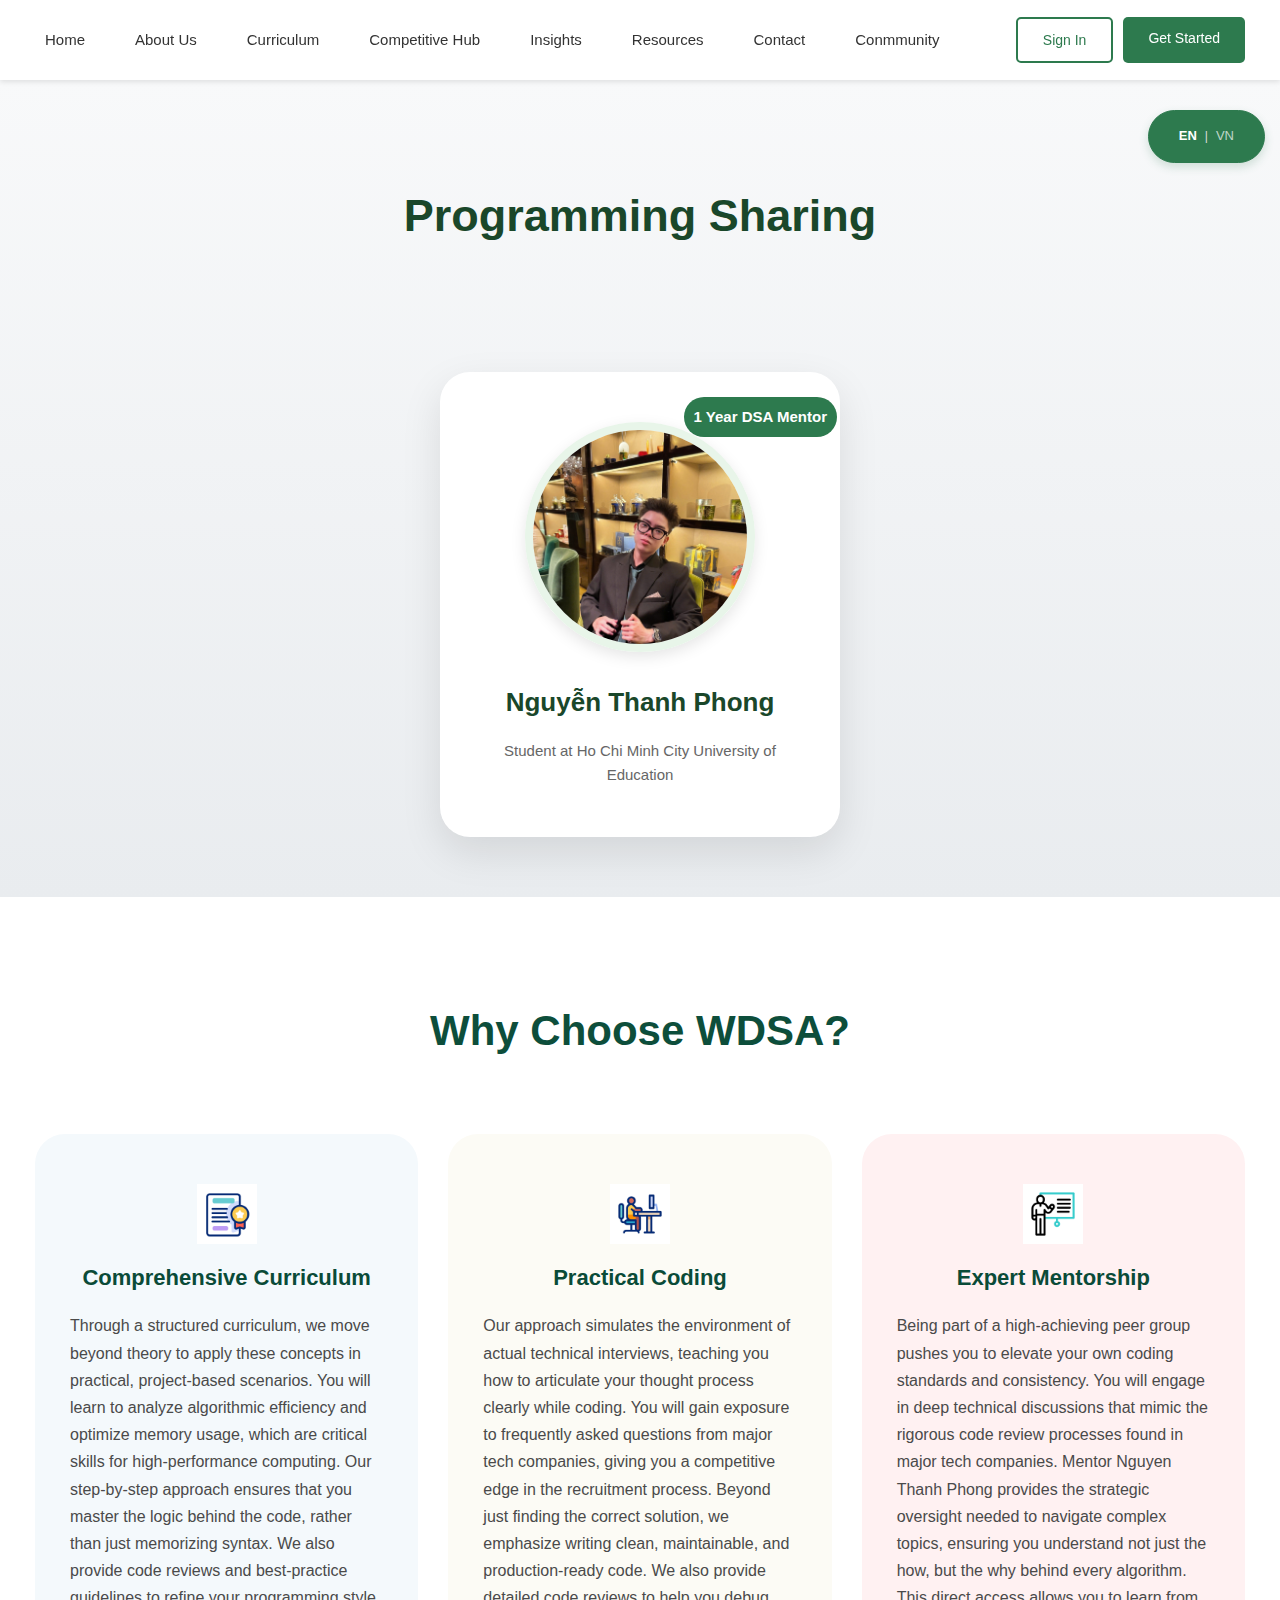
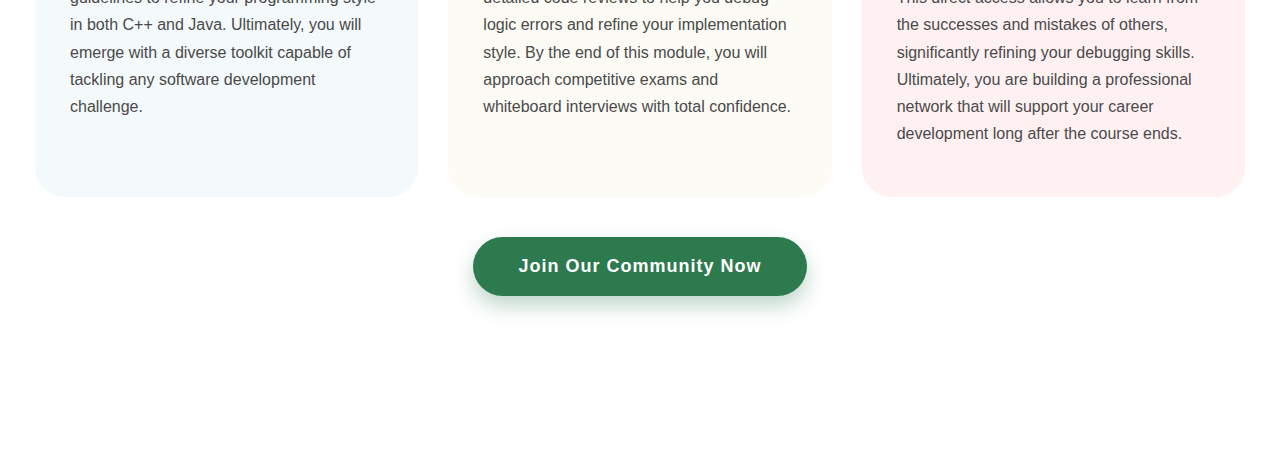
<file: Homepage/Homepage.html>
<!DOCTYPE html> <!-- Loại tài liệu được viết bằng HTML -->
<html lang="en"> <!-- Có nhiệm vụ đóng gói tất cả những gì của HTML -->
<head> <!-- Không thấy được trên trình duyệt -->
    <meta charset="UTF-8">
    <meta name="keywords" content="WDSA, Data Structures, Algorithms, C++, Programming">
    <meta name="description" content="Master Data Structures and Algorithms with C++ at WDSA - Your path to competitive programming excellence.">
    <meta name="author" content="Winhmm">
    <meta name="viewport" content="width=device-width, initial-scale=1.0">
    <title>WDSA | Master DSA & Programming</title> <!-- Tiêu đề trên tab cho web -->
    <link rel="stylesheet" href="Homepage.css">
</head>


<body> <!-- Tất cả những gì hiển thị trong web đều nằm ở body -->
    <header> <!-- Header dùng để làm phần top của trang web -->
        <nav class="navbar"> <!-- Chứa các liên kết để di chuyển giữa các trang, CSS sẽ dùng .navbar làm đẹp thông qua class -->
            <div class="container"> <!-- <div> là cái hộp để bọc lại, .container tí sẽ được CSS điều chỉnh thông qua class -->
                <div class="nav-wrapper">
                    <div class="logo"> <!-- Bọc logo -->
                        <img> <!---->                    
                    </div>

                    <ul class="nav-menu"> <!-- Danh sách không thứ tự, có <li> là các item -->
                        <li><a href="#home">Home</a></li> <!-- Là item trong <ul>, <li> phải đứng trong <ul> -->
                        <li><a href="#about">About Us</a></li>
                        
                        <li class="dropdown">
                            <a href="#courses" class="dropdown-toggle">Curriculum</a> <!-- <a> dùng để ấn vào chuyển sang trang web khác -->
                            <ul class="dropdown-menu">
                                <li><a href="#dsa-course">Data Structures & Algorithms</a></li>
                                <li><a href="#cpp-fundamentals">C++ Fundamentals</a></li>
                                <li><a href="#java-oop">Java OOP Mastery</a></li>
                                <li><a href="#db-systems">Database Systems</a></li>
                            </ul>
                        </li>

                        <li class="dropdown"> <!-- Định dạng vị trí trên thanh menu ngang (như cái ví) -->
                            <a href="#contests" class="dropdown-toggle">Competitive Hub</a> <!-- Cho biết rằng bên trong mục này chứa nhiều mục con -->
                            <ul class="dropdown-menu"> <!-- Cho xem các item bên trong (tiền) -->
                                <li><a href="#Leetcode">LeetCode Challenges</a></li>
                                <li><a href="#GFG">GeeksforGeeks Contests</a></li>
                            </ul>
                        </li>

                        <li class="dropdown">
                            <a href="#blog" class="dropdown-toggle">Insights</a>
                            <ul class="dropdown-menu">
                                <li><a href="#DSA">Algorithm Tips</a></li>
                                <li><a href="#Java">Java Development</a></li>
                                <li><a href="#Database">DB Architecture</a></li>
                            </ul>
                        </li>

                        <li><a href="#resources">Resources</a></li>
                        <li><a href="#contact">Contact</a></li>
                        <li><a href="#community">Conmmunity</a></li>
                    </ul>

                    <div class="auth-buttons">
                        <a href="#login" class="btn btn-login">Sign In</a>
                        <a href="#register" class="btn btn-register">Get Started</a>
                    </div>
                </div>
            </div>
        </nav>
    </header>


    <section class="hero" id="home">
        <div class="container">

            <div class="hero-lang-switch">
                <a href="#" class="lang-item active">EN</a>
                <span class="sep">|</span>
                <a href="#" class="lang-item">VN</a>

            </div>
            <div class="hero-content">
                <h1>Programming Sharing</h1>

                <div class="teachers-containers">
                    <div class="teacher-card">
                        <div class="teacher-image">
                            <img src="Picture\PSX_20260122_003317.jpg" alt="Mentor Nguyễn Thanh Phong">
                        </div>
                        <div class="teacher-badge">
                            <span class="badge-text">1 Year DSA Mentor</span>
                        </div>
                        <h3>Nguyễn Thanh Phong</h3>
                        <p>Student at Ho Chi Minh City University of Education</p>
                    </div>
                </div>
            </div>
        </div>
    </section>


   <section class="info-banner" id="about">
        <div class="container">
            <div class="section-header">
                <h2>Why Choose WDSA?</h2>
                <div class="title-decoration-shape"></div>
            </div>

            <div class="features-grid">
                
                <div class="feature-card card-blue">
                    <div class="card-icon">
                        <img src="Gif\success.gif" alt="Certificate Icon" width="60">
                    </div>
                    <h3>Comprehensive Curriculum</h3>
                    <p>
                        Through a structured curriculum, we move beyond theory to apply these concepts in practical, project-based scenarios. You will learn to analyze algorithmic efficiency and optimize memory usage, which are critical skills for high-performance computing. Our step-by-step approach ensures that you master the logic behind the code, rather than just memorizing syntax. We also provide code reviews and best-practice guidelines to refine your programming style in both C++ and Java. Ultimately, you will emerge with a diverse toolkit capable of tackling any software development challenge.
                    </p>
                </div>

                <div class="feature-card card-beige">
                    <div class="card-icon">
                        <img src="Gif\workspace.gif" alt="Certificate Icon" width="60">
                    </div>
                    <h3>Practical Coding</h3>
                    <p>
                        Our approach simulates the environment of actual technical interviews, teaching you how to articulate your thought process clearly while coding. You will gain exposure to frequently asked questions from major tech companies, giving you a competitive edge in the recruitment process. Beyond just finding the correct solution, we emphasize writing clean, maintainable, and production-ready code. We also provide detailed code reviews to help you debug logic errors and refine your implementation style. By the end of this module, you will approach competitive exams and whiteboard interviews with total confidence.
                    </p>
                </div>

                <div class="feature-card card-pink">
                    <div class="card-icon">
                        <img src="Gif\training.gif" alt="Certificate Icon" width="60">
                    </div>
                    <h3>Expert Mentorship</h3>
                    <p>
                        Being part of a high-achieving peer group pushes you to elevate your own coding standards and consistency. You will engage in deep technical discussions that mimic the rigorous code review processes found in major tech companies. Mentor Nguyen Thanh Phong provides the strategic oversight needed to navigate complex topics, ensuring you understand not just the how, but the why behind every algorithm. This direct access allows you to learn from the successes and mistakes of others, significantly refining your debugging skills. Ultimately, you are building a professional network that will support your career development long after the course ends.
                    </p>
                </div>

            </div>
            
            <div class="cta-container">
                <a href="#register" class="btn btn-primary">Join Our Community Now</a>
            </div>

        </div>
    </section>


    

</body>

</html>
</file>
<file: Homepage/Homepage.css>
/* ===== RESET ===== */
* { /* '*' là chọn tất cả thành phần có trong trang web */
    margin: 0;
    padding: 0;
    box-sizing: border-box; 
}

body { /* Chứa toàn bộ nội dung của trang */
    font-family: 'Arial', sans-serif;
    color: #333;
    line-height: 1.6; /* Khoảng cách giữa các dòng chữ */
    overflow-x: hidden;
}

img {
    max-width: 100%; /* Ảnh không được to hơn cái hộp chứa no */
    height: auto; /* giữ tỉ lệ ảnh */
    display: block;
}

a {
    text-decoration: none; /* Xóa đường gạch dưới của các liên kết */
    color: inherit;
}

ul {
    list-style: none; /* Xóa các chấm tròn của các list <ul> */
}

/* ===== CONTAINER ===== */
.container {
    max-width: 1250px; /* Giới hạn chiều rộng */
    margin: 0 auto; /* Căn giữa */
    padding: 0 20px; 
}

/* ===== HEADER & NAVIGATION ===== */
header {
    background: #fff; /* Màu nên cho header */
    box-shadow: 0 2px 5px rgba(0, 0, 0, 0.1);
    position: sticky; /* Cuộn xuống nhưng thanh menu vẫn hiện mà không cần phải kéo lên */ 
    top: 0;
    z-index: 1000; /* đảm bảo khi cuộn web header vẫn nằm trên cùng */
}

.navbar { 
    padding: 15px 0; /* Logo và các chữ menu không dính sát vào nhau */
}

.nav-wrapper {
    display: flex; /* Các thành phần bên trong nằm ngang */
    justify-content: space-between; /* Đẩy logo về sát bên trái và các cụm menu đẩy về bên phải */
    align-items: center; /* Đảm bảo Logo và menu thẳng hàng nhau */
}

.logo img {
    height: 50px; /* Kích thước ảnh */
}

.nav-menu {
    display: flex; /* Flexbox dàn ngang cho Home, Curriculum, Insights */ 
    gap: 30px; /* Khoảng cách giữa nhau là 30 */
    align-items: center; /* Luôn nằm giữa thanh Header */
}

.nav-menu > li {
    position: relative;
}

.nav-menu > li > a { /* Trang trí chữ cho menu */
    color: #333;
    font-weight: 500;
    font-size: 15px;
    padding: 10px;
    position: relative; /* Làm điểm tựa cho đường kẻ bên dưới */
    transition: color 0.3s; /* Tốc độ chuyển màu khi hover vào */
}

.nav-menu > li > a::after {
    content: '';
    position: absolute;
    width: 0;; /* Ban đầu chiều dài bằng 0 */
    height: 2px; /* Độ dày */
    bottom: 0;
    left: 0;
    background-color: #2d7a4e;
    transition: width 0.3s ease-in-out;
}

.nav-menu > li > a:hover::after {
    width: 100%; /* Kéo dài từ 0 -> 100% kích thước */
}

.nav-menu > li > a:hover {
    color: #2d7a4e;
}

.nav-menu > li:hover > a {
    color: #2d7a4e;
}

.dropdown-menu {
    position: absolute;
    top: 100%; /* Năm dưới menu cha */
    left: 0; /* Canh sát lề trái */
    background: white;
    box-shadow: 0 5px 15px rgba(0, 0, 0, 0.1);
    min-width: 250px; /* Chiều rộng tối thiểu */
    width: max-content; /* Tự động mở rộng nếu chữ quá dài */
    opacity: 0;
    visibility: hidden;
    transition: all 0.3s;
    padding: 10px 0;
    z-index: 1001;
}

.nav-menu li:hover .dropdown-menu { /* Hover vào menu con */
    opacity: 1; /* Hiện rõ 100% */
    visibility: visible;
    top: 100%;
}

.dropdown-menu li {
    padding: 0;
}

.dropdown-menu a {
    display: block; /* Mỗi đường link là chiếm trọn 1 dòng */
    padding: 10px 20px;
    color: #666;
    font-size: 14px;
    transition: all 0.3s;
    white-space: nowrap; /* Các chữ phải nằm trên 1 dòng */
}

.dropdown-menu a:hover { /* Khi rê chuột vào mục con trong menu con */ 
    background: #f5f5f5;
    color: #2d7a4e;
    padding-left: 25px; /* Đẩy chữ trượt sang phải khi hover vào */
}

.auth-buttons {
    display: flex; /* Xếp 2 nút nằm ngang nhau */
    gap: 10px; /* Tạo khoảng cách giữa 2 nút là 10px */
    margin-left: auto;
}

.btn {
    padding: 10px 25px; /* Độ dày của nút */
    border-radius: 5px; /* Bo góc */
    font-weight: 500;
    transition: all 0.3s;
    display: inline-block; /* Giúp hiển thị đúng kích thước trên dòng */
    border: none;
    cursor: pointer; /* Khi rê chuột vào là hình bàn tay */
    font-size: 14px;
}

.btn-login {
    background: transparent;
    border: 2px solid #2d7a4e;
    color: #2d7a4e;
}

.btn-register,
.btn-primary {
    background: #2d7a4e;
    color: white;
}

.btn:hover {
    transform: translateY(-2px); /* hover vào nổi lên */
    box-shadow: 0 5px rgba(0,0,0,0.2); /* tạo bóng dưới */
}

.btn-outline {
    background: transparent;
    border: 2px solid #2d7a4e;
    color: #2d7a4e;
}
 
/* ===== HERO SECTION ===== */
@keyframes highlightExpand {
    0% {
        width: 0;     
        opacity: 0;
    }
    15% {
        opacity: 1;
    }
    50% {
        width: 115%;
        opacity: 1;
    }
    80% {
        width: 115%;  
        opacity: 1;
    }
    100% {
        width: 115%;
        opacity: 0;
    }
}

@keyframes spinAround { /* vòng tròn xanh chạy quanh avatar teacher */
    from {
        transform: translate(-50%, -50%) rotate(0deg);
    }
    to {
        transform: translate(-50%, -50%) rotate(360deg);
    }
}

.hero {
    background: linear-gradient(to bottom, #f8f9fa 0%, #e9ecef 100%);
    padding: 80px 0 60px;
    text-align: center;
}

.hero-content {
    text-align: center;
    position: relative;
    padding-top: 20px;
}

.hero h1 {
    font-size: 45px;
    color:  #1a472a;
    margin-bottom: 30px;
    font-weight: bold;

    position: relative;
    display: inline-block;
    z-index: 1;
    margin-bottom: 40px;
}

.hero h1::before {
    content: '';
    position: absolute;

    top: 50%;
    left: -10px;
    height: 65%;
    
    background-color: #d8ebe4;
    transform: translateY(-40%) skewX(-10deg) rotate(-2deg);

    z-index: -1;
    border-radius: 4px;
    animation: highlightExpand 2s infinite ease-in-out;
}

.title-decoration {
    display: flex;
    justify-content: center;
    margin-bottom: 50px;
}

.teachers-containers {
    display: flex;
    justify-content: center;
    gap: 60px;
    flex-wrap: wrap;
    margin-top: 80px;
}

.teacher-card {
    background: white;
    border-radius: 30px;
    padding: 50px 30px;
    box-shadow: 0 15px 40px rgba(0,0,0,0.1);
    width: 400px;
    text-align: center;
    transition: transform 0.3s;
    position: relative;
}

.teacher-card:hover {
    transform: translateY(-10px);
    box-shadow: 0px 20px 50px rgba(45, 122, 78, 0.2);
}

.teacher-image {
    position: relative;
    z-index: 1;
}

.teacher-image img {
    width: 230px;
    height: 230px;
    border-radius: 50%;
    margin: 0 auto;
    object-fit: cover;
    border: 8px solid #e8f5e9;
    box-shadow: 0 5px 15px rgba(0,0,0,0.1);
}
.teacher-image::before {
    content: '';
    position: absolute;
    top: 50%;
    left: 50%;
    transform: translate(-50%, -50%);

    /* Ảnh gốc (250px) + viền cũ (16px) = 266px => làm vòng 276px */
    width: 230px;
    height: 230px;
    border-radius: 50%;
    border: 3px dashed #2d7a4e;
    opacity: 0;
    z-index: -1;
    transition: opacity 0.3s ease;
}

.teacher-card:hover .teacher-image::before {
    opacity: 1;
    animation: spinAround 8s linear infinite;
}

.teacher-badge {
    position: absolute;
    top: 25px;
    right: 3px;
    background: #2d7a4e;
    color: white;
    padding: 8px 10px;
    border-radius: 30px;
    font-size: 15px;
    font-weight: bold;
}

.badge-score {
    font-size: 18px;
    display: block;
}

.badge-text {
    font-size: 15px;
}

.teacher-card h3 {
    color: #1a472a;
    font-size: 26px;
    margin: 30px 0 15px;
}

.teacher-card p {
    color: #666;
    font-size: 15px;
    line-height: 1.6;
}

/* ===== HERO LANGUAGE SWITCH ===== */
.hero .container {
    position: relative;
}

.hero-lang-switch {
    position: absolute;
    top: -50px;
    right: 0px;

    background: #2d7a4e;
    border: 1px solid #2d7a4e;

    padding: 15px 30px;
    border-radius: 30px;
    
    display: flex;
    align-items: center;
    gap: 8px;
    z-index: 10;
    cursor: pointer;
    transition: all 0.3s ease;
    box-shadow: 0 4px 10px rgba(45, 122, 78, 0.2);
}

.lang-item {
    font-size: 13px;
    font-weight: 500;
    color: rgba(255, 255, 255, 0.7);
    text-decoration: none;
    transition: all 0.3s;
}

.sep {
    color: #ddd;
    font-size: 12px;
}

.lang-item.active {
    color: #fff;
    font-weight: 800;
}

.hero-lang-switch:hover {
    background: #fff;
    border-color: #fff;
    box-shadow: 0 6px 20px rgba(0,0,0,0.15);
    transform: translateY(-3px);
}

.hero-lang-switch:hover .lang-item {
    color: #999;
}

.hero-lang-switch:hover .lang-item.active {
    color: #2d7a4e;
}

.hero-lang-switch:hover .sep {
    color: #ddd;
}


/* ===== INFO BANNER ===== */
.info-banner {
    padding: 100px 0;
    background: #fff;
}

.section-header { /* Trang trí tiêu đề */
    text-align: center;
    margin-bottom: 70px;
    position: relative;
}

.section-header h2 {
    font-size: 42px;
    color: #0d4e3b;
    font-weight: bold;
    position: relative;
    z-index: 2;
    display: inline-block;
}

.section-header h2::after { /* Tạo vệt xanh nhạt */
    content: '';
    position: absolute;
    top: 50%;
    left: 50%;
    height: 40px;
    background-color: #e0f2f1; 
    transform: translate(-50%, -10%) rotate(-2deg);
    z-index: -1;
    border-radius: 5px;
    animation: highlightExpand 2s infinite ease-in-out;
}

/* --- GRID LAYOUT --- */

.features-grid { /* Bố cục 3 cột */
    display: flex;
    justify-content: space-between;
    gap: 30px;
    align-items: stretch;
}

.feature-card {
    flex: 1; /* 3 thẻ rộng 1 */
    padding: 50px 35px;
    border-radius: 30px;
    transition: transform 0.3s ease;

    display: flex;
    flex-direction: column;
    text-align: center;
    transition: transform 0.3s ease, box-shadow 0.3s ease;
}

.feature-card:hover {
    transform: translateY(-10px);
    box-shadow: 0 20px 40px rgba(0,0,0,0.1);
}

.card-blue {
    background-color: #f4f9fc;
}

.card-beige {
    background-color: #fcfbf5; 
}

.card-pink {
    background-color: #fff1f2; 
}

.card-icon { /* icon */
    font-size: 40px; 
    margin-bottom: 20px;
    display: flex;
    justify-content: center;
    align-items: center;
    height: 60px;
}

.feature-card h3 { /* Tiêu đề thẻ */
    color: #0a4b38; 
    font-size: 22px;
    font-weight: 700;
    margin-bottom: 20px;
    text-align: center; 
    line-height: 1.3
}

.feature-card p { /* Nội dung bên trong */
    color: #4a4a4a; 
    font-size: 16px;
    line-height: 1.7; 
    text-align: left; 
    margin: 0;
    width: 100%;
}

.cta-container {
    text-align: center;
    margin-top: 40px;
    margin-bottom: 60px
}

.cta-container .btn {
    padding: 15px 45px; /* Tăng độ dày nút: 20px trên dưới, 60px trái phải */
    font-size: 18px;
    font-weight: bold;
    border-radius: 50px;

    /* Đổ bóng đậm hơn để nổi lên */
    box-shadow: 0 10px 20px rgba(45, 122, 78, 0.3);
    letter-spacing: 1px;
}

.cta-container .btn:hover {
    transform: translateY(-5px) scale(1.05); /* Nổi lên 5px và phóng to 1.05 lần */
    box-shadow: 0 15px 30px rgba(45, 122, 78, 0.5);
}
</file>
